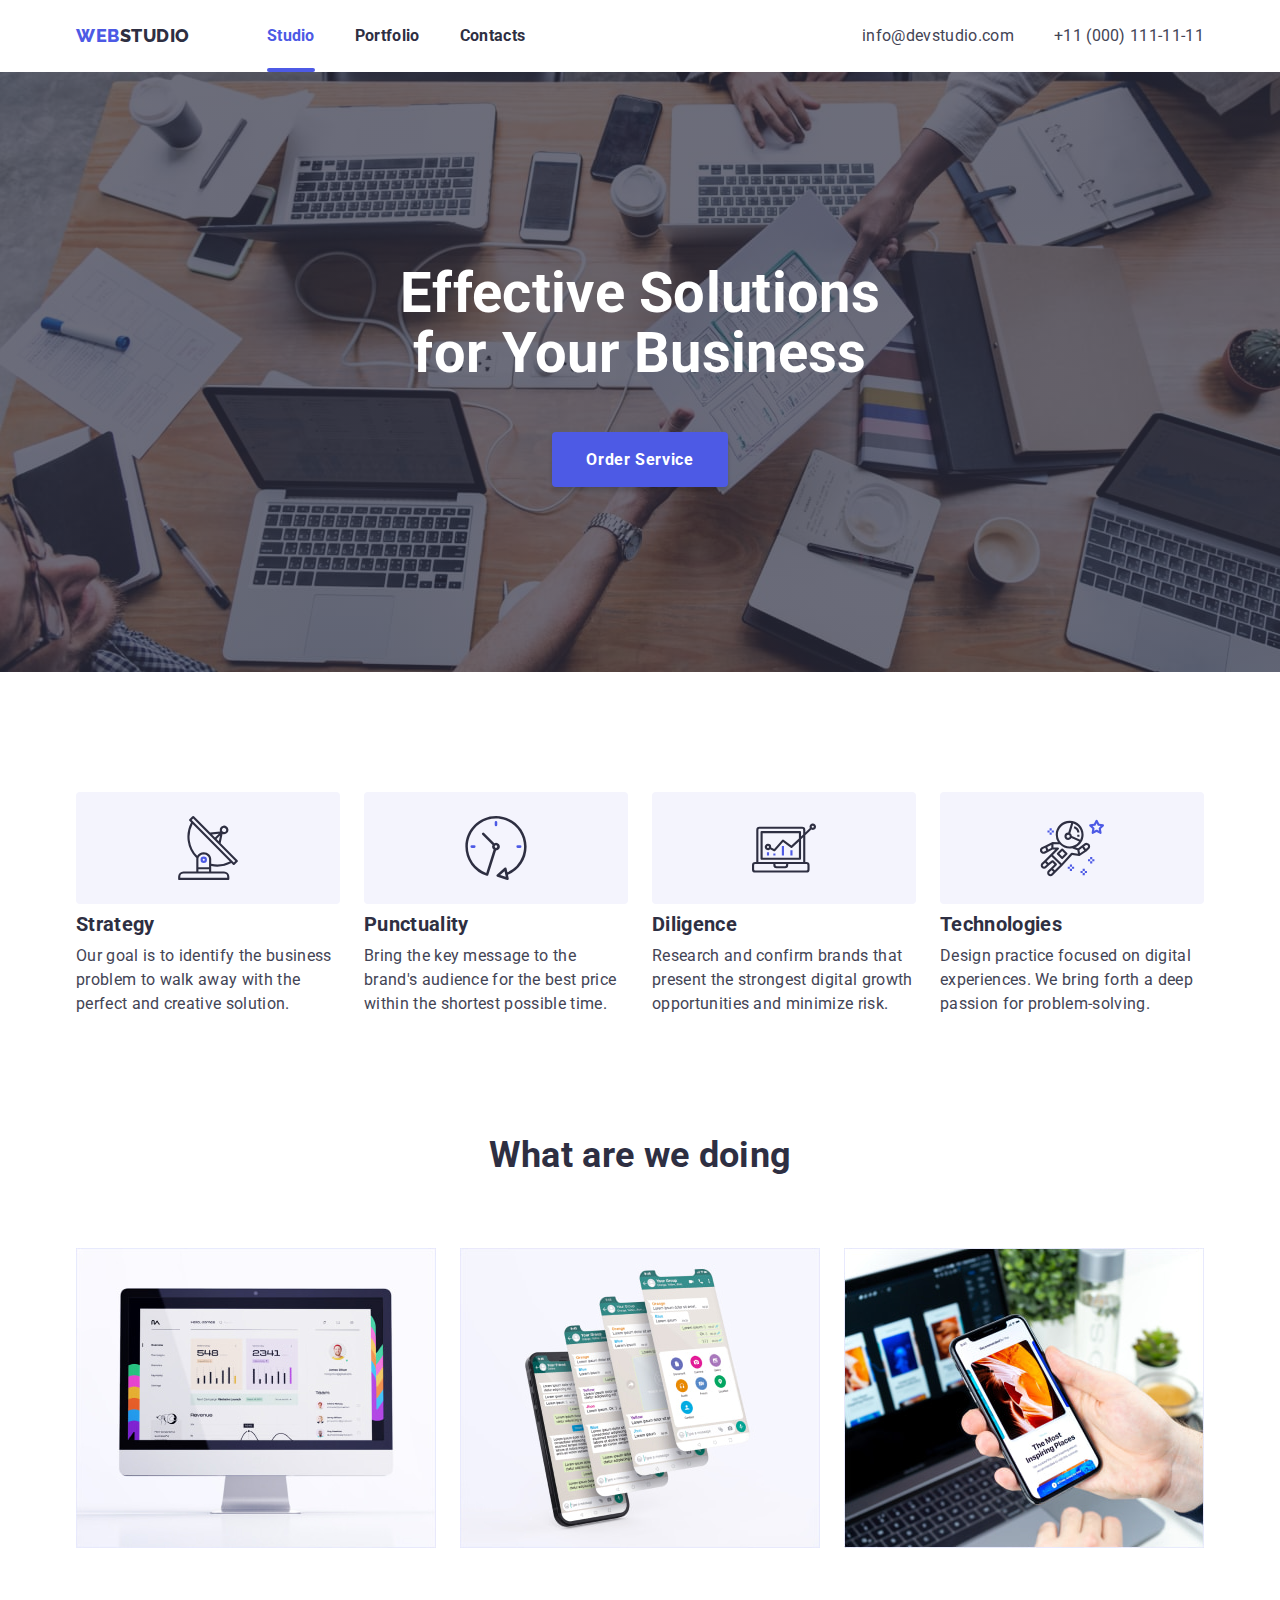
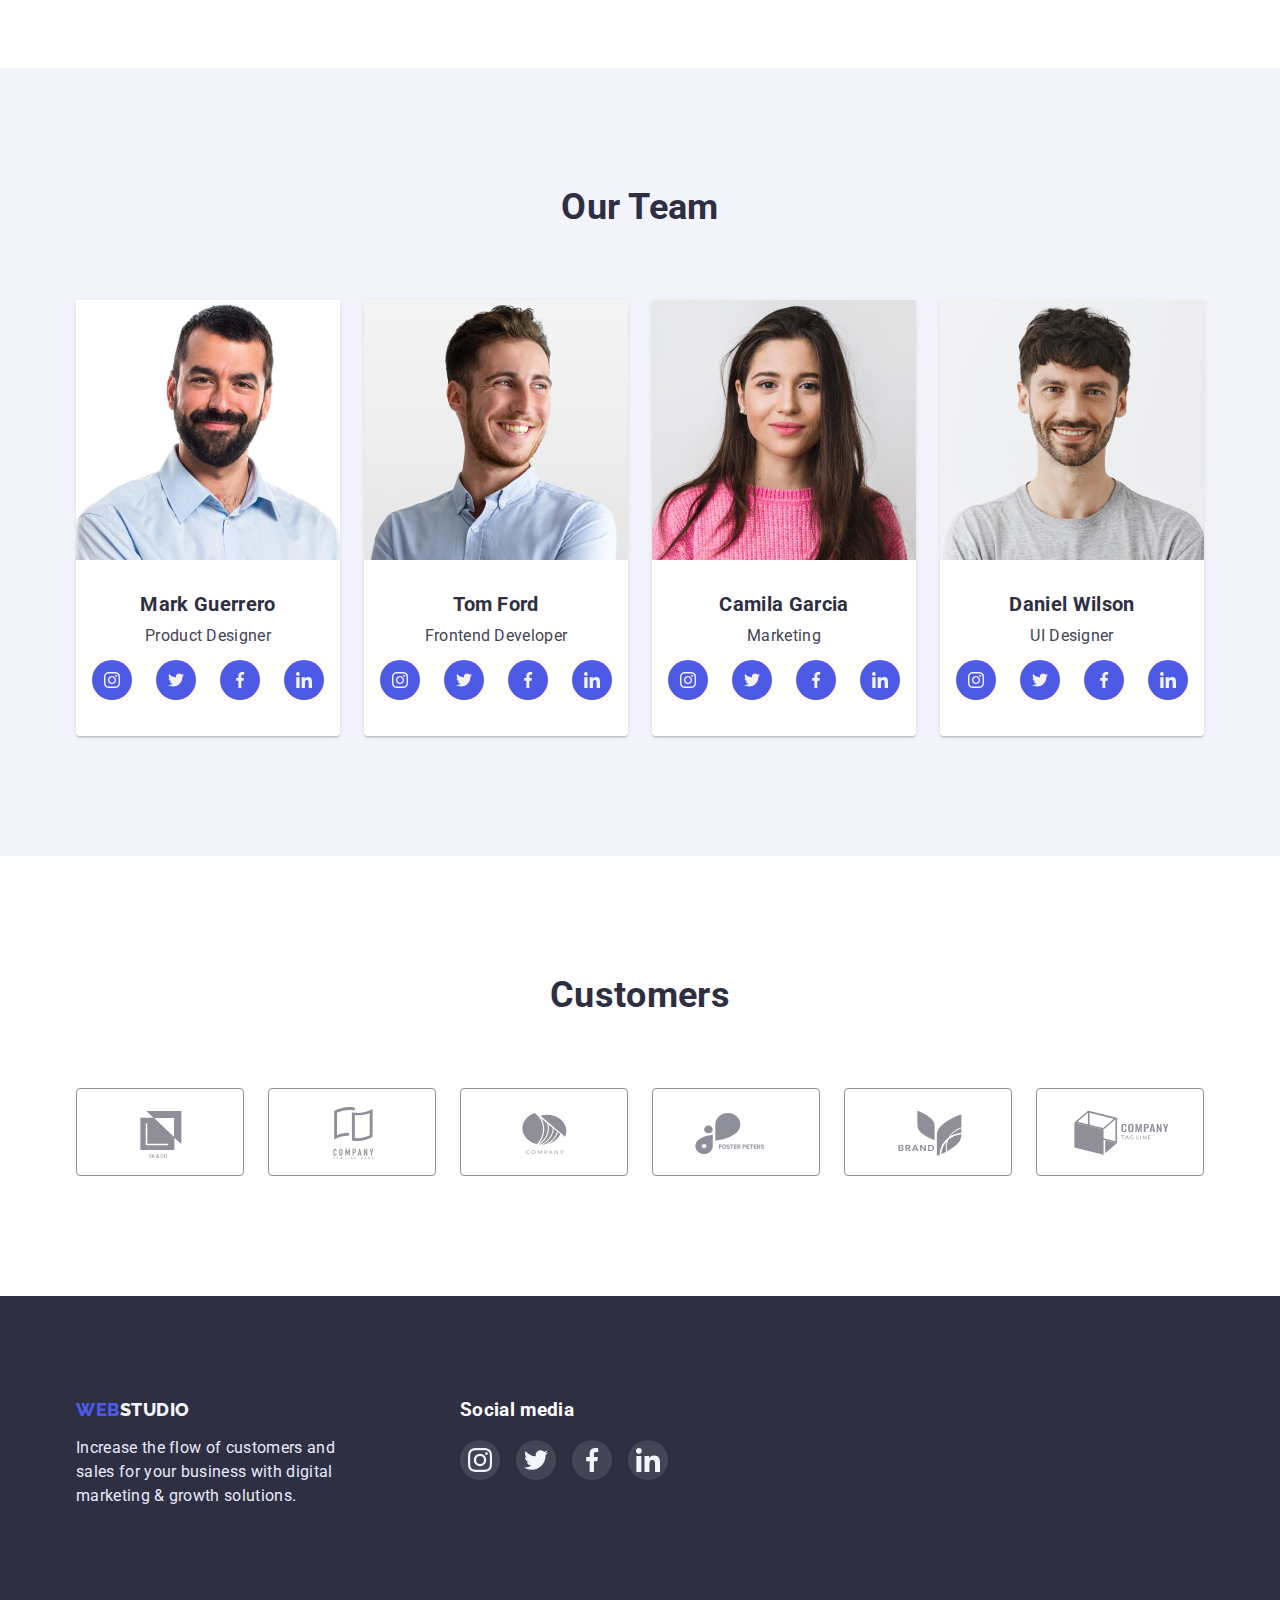
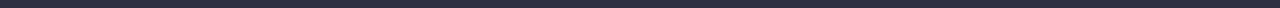
<file: index.html>
<!DOCTYPE html>
<html lang="en">
<head>
    <meta charset="UTF-8">
    <meta http-equiv="X-UA-Compatible" content="IE=edge">
    <meta name="viewport" content="width=device-width, initial-scale=1.0">
    <title>Document</title>
    <link rel="preconnect" href="https://fonts.googleapis.com">
    <link rel="preconnect" href="https://fonts.gstatic.com" crossorigin>
    <link href="https://fonts.googleapis.com/css2?family=Raleway:wght@800&family=Roboto:wght@400;700&display=swap"
        rel="stylesheet">
    <link rel="stylesheet" href="https://cdnjs.cloudflare.com/ajax/libs/modern-normalize/1.1.0/modern-normalize.min.css">
    <link rel="stylesheet" href="./css/styles.css">
</head>
<body>
    <header class="page-header">
        <div class="container main-nav">
            <a href="./index.html" class="logo link"><span class="accent">WEB</span>STUDIO</a>
            <nav>
                <ul class="site-nav list">
                    <li class="item"><a href="" class="link current">Studio</a></li>
                    <li class="item"><a href="./portfolio.html" class="link">Portfolio</a></li>
                    <li class="item"><a href="" class="link">Contacts</a></li>
                </ul>
            </nav>
            <ul class="contacts list">
                <li class="item"><a href="mailto:info@devstudio.com" class="link">info@devstudio.com</a></li>
                <li class="item"><a href="tel:+110001111111" class="link">+11 (000) 111-11-11</a></li>
            </ul>
        </div>
    </header>

    <main>
        <section class="hero overlay">
            <h1 class="hero-title">Effective Solutions for Your Business</h1>
            <button type="button" class="button" data-modal-open>Order Service</button>
        </section>
        <section class="section no-padding-bottom">
            <div class="container">
                <h2 class="section-title visually-hidden">Advantages</h2>
                <ul class="advantages-list list">
                    <li class="advantages-element">
                        <div class="advantages-background">
                            <svg class="advantages-icon">
                                <use href="./images/icons.svg#icon-antena"></use>
                            </svg>
                        </div>
                        <h3 class="title">Strategy</h3>
                        <p>Our goal is to identify the business problem to walk away with the perfect and creative solution.</p>
                    </li>
                    <li class="advantages-element">
                        <div class="advantages-background">
                            <svg class="advantages-icon">
                                <use href="./images/icons.svg#icon-clock"></use>
                            </svg>
                        </div>
                        <h3 class="title">Punctuality</h3>
                        <p>Bring the key message to the brand's audience for the best price within the shortest possible time.</p>
                    </li>
                    <li class="advantages-element">
                        <div class="advantages-background">
                            <svg class="advantages-icon">
                                <use href="./images/icons.svg#icon-diagrama"></use>
                            </svg>
                        </div>
                        <h3 class="title">Diligence</h3>
                        <p>Research and confirm brands that present the strongest digital growth opportunities and minimize risk.</p>
                    </li>
                    <li class="advantages-element">
                        <div class="advantages-background">
                            <svg class="advantages-icon">
                                <use href="./images/icons.svg#icon-astronaut"></use>
                            </svg>
                        </div>
                        <h3 class="title">Technologies</h3>
                        <p>Design practice focused on digital experiences. We bring forth a deep passion for problem-solving.</p>
                    </li>
                </ul>
            </div>      
        </section>
        <section class="section">
            <div class="container">
                <h2 class="section-title">What are we doing</h2>
                <ul class="work-list list">
                    <li class="work-element"><img src="./images/computer.jpg" alt="computer monitor" width="360"></li>
                    <li class="work-element"><img src="./images/phones.jpg" alt="mobile phone and many screens" width="360"></li>
                    <li class="work-element"><img src="./images/phone.jpg" alt="mobile phone in hand on laptop background" width="360"></li>
                </ul>
            </div>
        </section>
        <section class="section team">
            <div class="container">
                <h2 class="section-title">Our Team</h2>
                <ul class="member-list list">
                    <li class="member-element">
                        <img src="./images/mark.jpg" alt="Mark Guerrero's photo" width="264">
                        <div class="member-description">
                            <h3 class="title">Mark Guerrero</h3>
                            <p>Product Designer</p>
                            <ul class="social-network-list list">
                                <li class="social-network">
                                    <a href="" class="social-network-item">
                                        <svg class="social-network-icon">
                                            <use href="./images/icons.svg#icon-instagram"></use>
                                        </svg>
                                    </a>
                                </li>
                                <li class="social-network">
                                    <a href="" class="social-network-item">
                                        <svg class="social-network-icon">
                                            <use href="./images/icons.svg#icon-twitter"></use>
                                        </svg>
                                    </a>
                                </li>
                                <li class="social-network">
                                    <a href="" class="social-network-item">
                                        <svg class="social-network-icon">
                                            <use href="./images/icons.svg#icon-facebook"></use>
                                        </svg>
                                    </a>
                                </li>
                                <li class="social-network">
                                    <a href="" class="social-network-item">
                                        <svg class="social-network-icon">
                                            <use href="./images/icons.svg#icon-linkedin"></use>
                                        </svg>
                                    </a>
                                </li>
                            </ul>
                        </div>   
                    </li>
                    <li class="member-element">
                        <img src="./images/tom.jpg" alt="Tom Ford's photo" width="264">
                        <div class="member-description">
                            <h3 class="title">Tom Ford</h3>
                            <p>Frontend Developer</p>
                            <ul class="social-network-list list">
                                <li class="social-network">
                                    <a href="" class="social-network-item">
                                        <svg class="social-network-icon">
                                            <use href="./images/icons.svg#icon-instagram"></use>
                                        </svg>
                                    </a>
                                </li>
                                <li class="social-network">
                                    <a href="" class="social-network-item">
                                        <svg class="social-network-icon">
                                            <use href="./images/icons.svg#icon-twitter"></use>
                                        </svg>
                                    </a>
                                </li>
                                <li class="social-network">
                                    <a href="" class="social-network-item">
                                        <svg class="social-network-icon">
                                            <use href="./images/icons.svg#icon-facebook"></use>
                                        </svg>
                                    </a>
                                </li>
                                <li class="social-network">
                                    <a href="" class="social-network-item">
                                        <svg class="social-network-icon">
                                            <use href="./images/icons.svg#icon-linkedin"></use>
                                        </svg>
                                    </a>
                                </li>
                            </ul>
                        </div>              
                    </li>
                    <li class="member-element">
                        <img src="./images/camila.jpg" alt="Camila Garcia's photo" width="264">
                        <div class="member-description">
                            <h3 class="title">Camila Garcia</h3>
                            <p>Marketing</p>
                            <ul class="social-network-list list">
                                <li class="social-network">
                                    <a href="" class="social-network-item">
                                        <svg class="social-network-icon">
                                            <use href="./images/icons.svg#icon-instagram"></use>
                                        </svg>
                                    </a>
                                </li>
                                <li class="social-network">
                                    <a href="" class="social-network-item">
                                        <svg class="social-network-icon">
                                            <use href="./images/icons.svg#icon-twitter"></use>
                                        </svg>
                                    </a>
                                </li>
                                <li class="social-network">
                                    <a href="" class="social-network-item">
                                        <svg class="social-network-icon">
                                            <use href="./images/icons.svg#icon-facebook"></use>
                                        </svg>
                                    </a>
                                </li>
                                <li class="social-network">
                                    <a href="" class="social-network-item">
                                        <svg class="social-network-icon">
                                            <use href="./images/icons.svg#icon-linkedin"></use>
                                        </svg>
                                    </a>
                                </li>
                            </ul>
                        </div>          
                    </li>
                    <li class="member-element">
                        <img src="./images/daniel.jpg" alt="Daniel Wilson's photo" width="264">
                        <div class="member-description">
                            <h3 class="title">Daniel Wilson</h3>
                            <p>UI Designer</p>
                            <ul class="social-network-list list">
                                <li class="social-network">
                                    <a href="" class="social-network-item">
                                        <svg class="social-network-icon">
                                            <use href="./images/icons.svg#icon-instagram"></use>
                                        </svg>
                                    </a>
                                </li>
                                <li class="social-network">
                                    <a href="" class="social-network-item">
                                        <svg class="social-network-icon">
                                            <use href="./images/icons.svg#icon-twitter"></use>
                                        </svg>
                                    </a>
                                </li>
                                <li class="social-network">
                                    <a href="" class="social-network-item">
                                        <svg class="social-network-icon">
                                            <use href="./images/icons.svg#icon-facebook"></use>
                                        </svg>
                                    </a>
                                </li>
                                <li class="social-network">
                                    <a href="" class="social-network-item">
                                        <svg class="social-network-icon">
                                            <use href="./images/icons.svg#icon-linkedin"></use>
                                        </svg>
                                    </a>
                                </li>
                            </ul>
                        </div>
                    </li>
                </ul>
            </div> 
        </section>
        <section class="section"> 
            <div class="container">
                <h2 class="section-title">Customers</h2>
                <ul class="customers-list list">
                    <li class="customer-item">
                        <a href="" class="customer-logo" >
                            <svg class="customer-icon">
                                <use href="./images/icons.svg#icon-client1"></use>
                            </svg>
                        </a>
                    </li>
                    <li class="customer-item">
                        <a href="" class="customer-logo">
                            <svg class="customer-icon">
                                <use href="./images/icons.svg#icon-client2"></use>
                            </svg>
                        </a>
                    </li>
                    <li class="customer-item">
                        <a href="" class="customer-logo">
                            <svg class="customer-icon">
                                <use href="./images/icons.svg#icon-client3"></use>
                            </svg>
                        </a>
                    </li>
                    <li class="customer-item">
                        <a href="" class="customer-logo">
                            <svg class="customer-icon">
                                <use href="./images/icons.svg#icon-client4"></use>
                            </svg>
                        </a>
                    </li>
                    <li class="customer-item">
                        <a href="" class="customer-logo">
                            <svg class="customer-icon">
                                <use href="./images/icons.svg#icon-client5"></use>
                            </svg>
                        </a>
                    </li>
                    <li class="customer-item">
                        <a href="" class="customer-logo">
                            <svg class="customer-icon">
                                <use href="./images/icons.svg#icon-client6"></use>
                            </svg>
                        </a>
                    </li>
                </ul>

            </div>
        </section>
    </main>

    <footer class="footer">
        <div class="container">
            <div class="footer-description">
                <a href="./index.html" class="logo-footer link"><span class="accent">WEB</span>STUDIO</a>
                <p class="text">Increase the flow of customers and sales for your business with digital marketing & growth solutions.
                </p>
            </div>
            <div class="social-media">
                <h3 class="title">Social media</h3>
                <ul class="social-media-list list">
                    <li class="social-media-item">
                        <a href="" class="social-media-link">
                            <svg class="social-media-icon">
                                <use href="./images/icons.svg#icon-instagram"></use>
                            </svg>
                        </a>
                    </li>
                    <li class="social-media-item">
                        <a href="" class="social-media-link">
                            <svg class="social-media-icon">
                                <use href="./images/icons.svg#icon-twitter"></use>
                            </svg>
                        </a>
                    </li>
                    <li class="social-media-item">
                        <a href="" class="social-media-link">
                            <svg class="social-media-icon">
                                <use href="./images/icons.svg#icon-facebook"></use>
                            </svg>
                        </a>
                    </li>
                    <li class="social-media-item">
                        <a href="" class="social-media-link">
                            <svg class="social-media-icon">
                                <use href="./images/icons.svg#icon-linkedin"></use>
                            </svg>
                        </a>
                    </li>
                </ul>
            </div>
        </div>  
    </footer>

    <div class="backdrop is-hidden" data-modal>
        <div class="modal">
            <button class="close-button" data-modal-close>
                <svg class="close-icon">
                    <use href="./images/icons.svg#icon-close"></use>
                </svg>
            </button>
        </div>
    </div>

    <script src="./js/modal.js"></script>
</body>
</html>
</file>
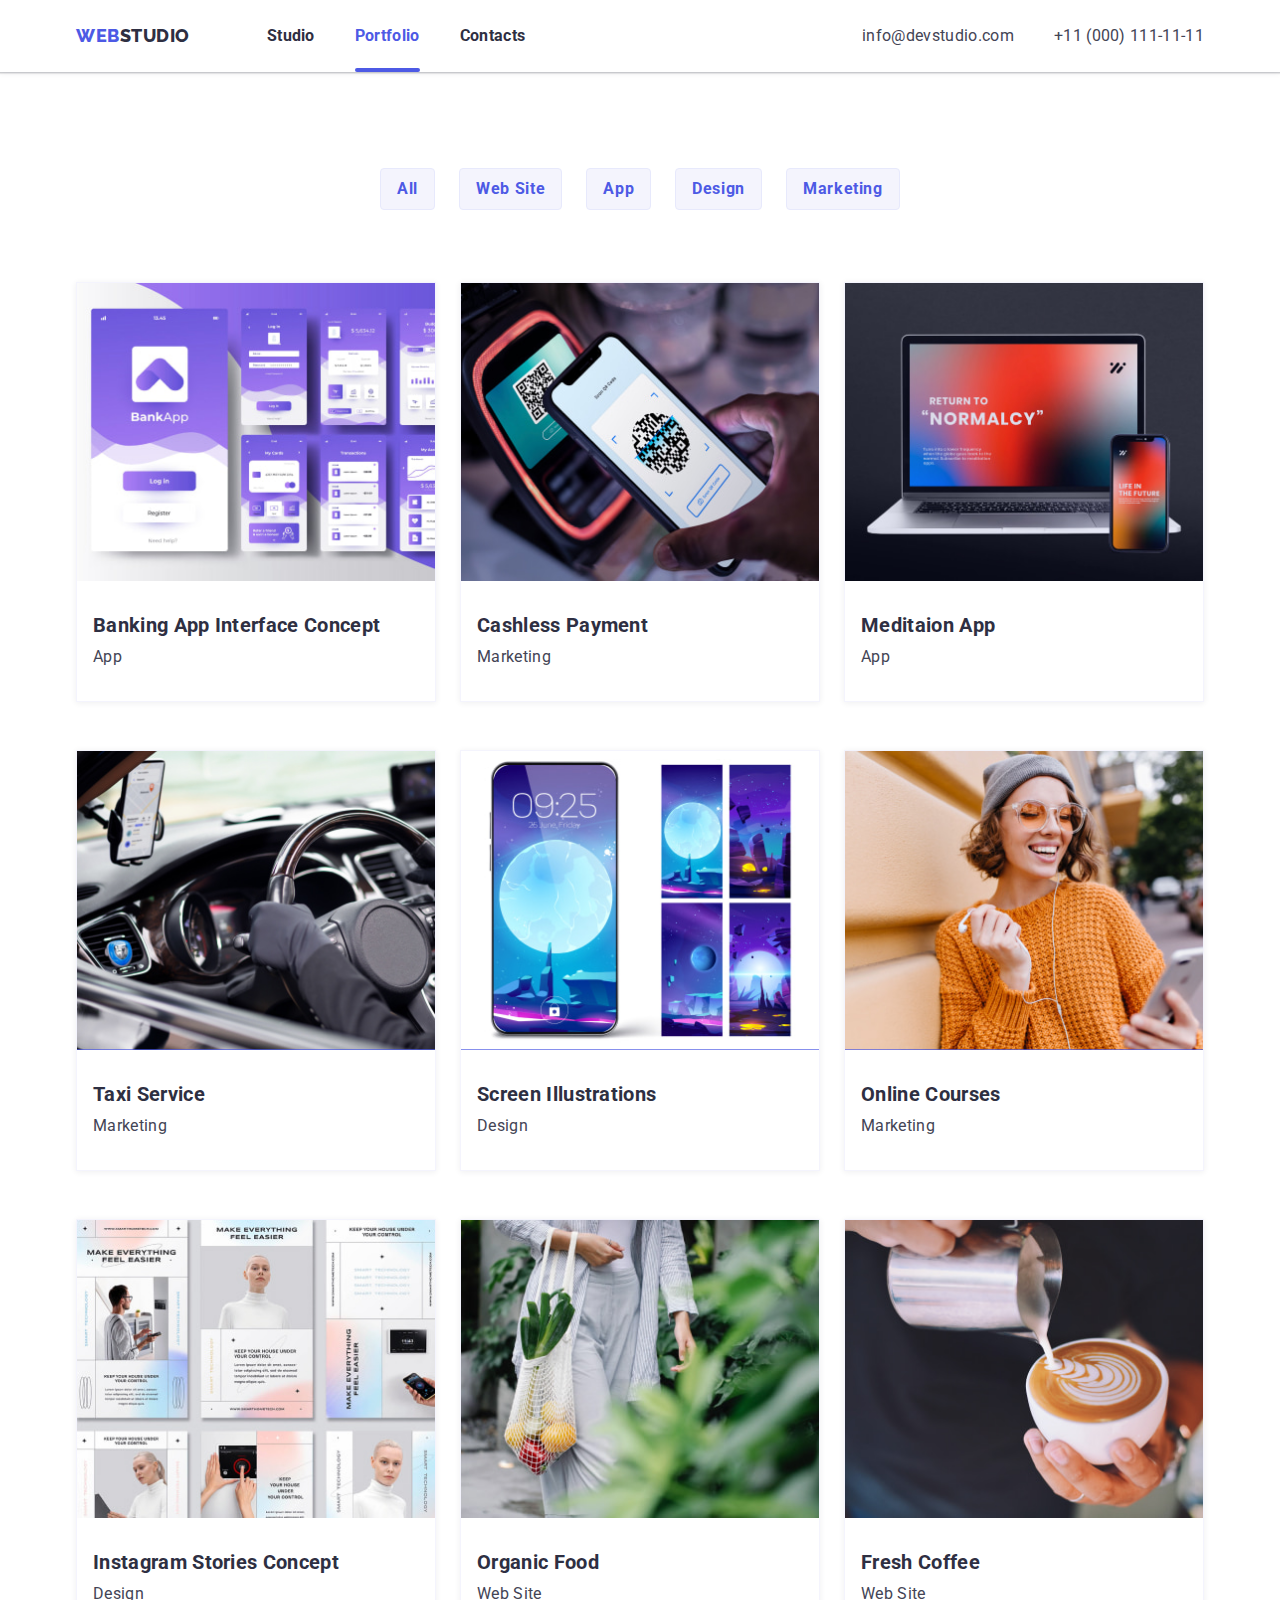
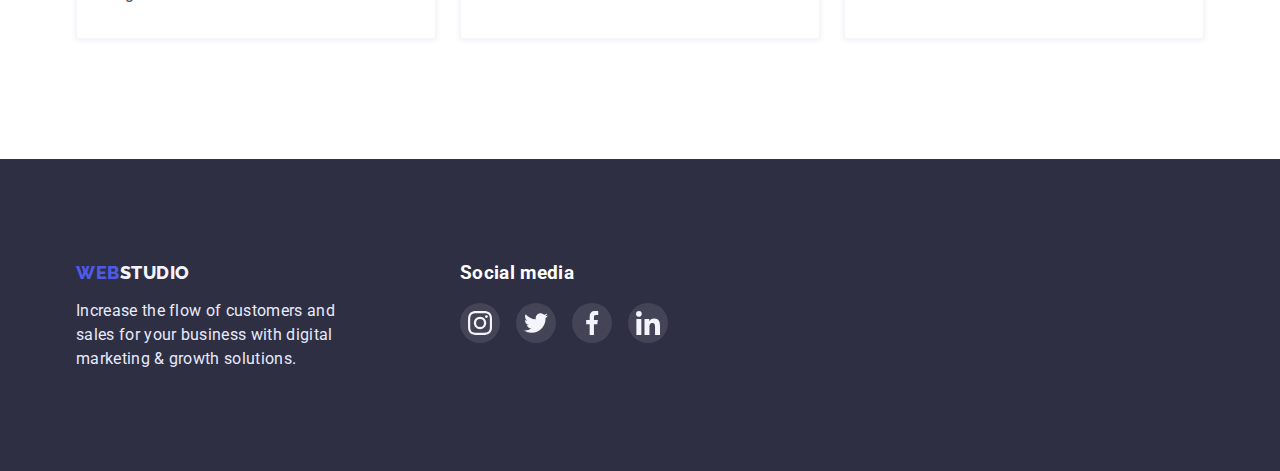
<file: portfolio.html>
<!DOCTYPE html>
<html lang="en">
<head>
    <meta charset="UTF-8">
    <meta http-equiv="X-UA-Compatible" content="IE=edge">
    <meta name="viewport" content="width=device-width, initial-scale=1.0">
    <title>Document</title>
    <link rel="preconnect" href="https://fonts.googleapis.com">
    <link rel="preconnect" href="https://fonts.gstatic.com" crossorigin>
    <link href="https://fonts.googleapis.com/css2?family=Raleway:wght@800&family=Roboto:wght@400;700&display=swap"
        rel="stylesheet">
    <link rel="stylesheet" href="https://cdnjs.cloudflare.com/ajax/libs/modern-normalize/1.1.0/modern-normalize.min.css">
    <link rel="stylesheet" href="./css/styles.css">
</head>
<body>
    <header class="page-header">
        <div class="container main-nav">
            <a href="./index.html" class="logo link"><span class="accent">WEB</span>STUDIO</a>
            <nav>
                <ul class="site-nav list">
                    <li class="item"><a href="./index.html" class="link">Studio</a></li>
                    <li class="item"><a href="" class="link current">Portfolio</a></li>
                    <li class="item"><a href="" class="link">Contacts</a></li>
                </ul>
            </nav>
            <ul class="contacts list">
                <li class="item"><a href="mailto:info@devstudio.com" class="link">info@devstudio.com</a></li>
                <li class="item"><a href="tel:+110001111111" class="link">+11 (000) 111-11-11</a></li>
            </ul>
        </div>
    </header>
    <main>
        <section class="section projects">
            <div class="container">
                <h1 class="section-title visually-hidden">Our projects</h1>
                <ul class="filter list">
                    <li class="item"><button type="button" class="button">All</button></li>
                    <li class="item"><button type="button" class="button">Web Site</button></li>
                    <li class="item"><button type="button" class="button">App</button></li>
                    <li class="item"><button type="button" class="button">Design</button></li>
                    <li class="item"><button type="button" class="button">Marketing</button></li>
                </ul>
                <ul class="projects-list list">
                    <li class="project-card">
                        <a href="" class="project-link link">
                            <div class="project-thumb">
                                <img src="./images/project1.jpg" alt="different interface screens of the banking app" width="360">
                                <div class="project-overlay">
                                    <p>
                                        14 Stylish and User-Friendly App Design Concepts · Task Manager App · Calorie Tracker App · Exotic Fruit
                                        Ecommerce App ·
                                        Cloud Storage App
                                    </p>
                                </div>
                            </div>
                            <div class="card-description">
                                <h2 class="title">Banking App Interface Concept</h2>
                                <p>App</p>
                            </div>
                        </a>
                    </li>
                    <li class="project-card">
                        <a href="" class="project-link link">
                            <div class="div project-thumb">
                                <img src="./images/project2.jpg" alt="the mobile phone scans the QR code from the terminal" width="360">
                                <div class="project-overlay">
                                    <p>
                                        14 Stylish and User-Friendly App Design Concepts · Task Manager App · Calorie Tracker App · Exotic Fruit
                                        Ecommerce App ·
                                        Cloud Storage App
                                    </p>
                                </div>
                            </div>                         
                            <div class="card-description">
                                <h2 class="title">Cashless Payment</h2>
                                <p>Marketing</p>
                            </div>        
                        </a>
                    </li>
                    <li class="project-card">
                        <a href="" class="project-link link">
                            <div class="div project-thumb">
                                <img src="./images/project3.jpg" alt="a mobile phone and a laptop" width="360">
                                <div class="project-overlay">
                                    <p>
                                        14 Stylish and User-Friendly App Design Concepts · Task Manager App · Calorie Tracker App · Exotic Fruit
                                        Ecommerce App ·
                                        Cloud Storage App
                                    </p>
                                </div>
                            </div>                            
                            <div class="card-description">
                                <h2 class="title">Meditaion App</h2>
                                <p>App</p>
                            </div>
                        </a>
                    </li>
                    <li class="project-card">
                        <a href="" class="project-link link">
                            <div class="project-thumb">
                                <img src="./images/project4.jpg" alt="the driver holds the handlebar of the car" width="360">
                                <div class="project-overlay">
                                    <p>
                                        14 Stylish and User-Friendly App Design Concepts · Task Manager App · Calorie Tracker App · Exotic Fruit
                                        Ecommerce App ·
                                        Cloud Storage App
                                    </p>
                                </div>
                            </div>                                          
                            <div class="card-description">
                                <h2 class="title">Taxi Service</h2>
                                <p>Marketing</p>
                            </div> 
                        </a>
                    </li>
                    <li class="project-card">
                        <a href="" class="project-link link">
                            <div class="project-thumb">
                                <img src="./images/project5.jpg" alt="a mobile phone and four screen illustrations" width="360">
                                <div class="project-overlay">
                                    <p>
                                        14 Stylish and User-Friendly App Design Concepts · Task Manager App · Calorie Tracker App · Exotic Fruit
                                        Ecommerce App ·
                                        Cloud Storage App
                                    </p>
                                </div>
                            </div>                          
                            <div class="card-description">
                                <h2 class="title">Screen Illustrations</h2>
                                <p>Design</p>
                            </div>         
                        </a>
                    </li>
                    <li class="project-card">
                        <a href="" class="project-link link">
                            <div class="project-thumb">
                                <img src="./images/project6.jpg" alt="a girl in headphones listens to music from mobile phone " width="360">
                                <div class="project-overlay">
                                    <p>
                                        14 Stylish and User-Friendly App Design Concepts · Task Manager App · Calorie Tracker App · Exotic Fruit
                                        Ecommerce App ·
                                        Cloud Storage App
                                    </p>
                                </div>
                            </div>                           
                            <div class="card-description">
                                <h2 class="title">Online Courses</h2>
                                <p>Marketing</p>
                            </div>                          
                        </a>
                    </li>
                    <li class="project-card">
                        <a href="" class="project-link link">
                            <div class="project-thumb">
                                <img src="./images/project7.jpg" alt="different screens for Instagram stories" width="360">
                                <div class="project-overlay">
                                    <p>
                                        14 Stylish and User-Friendly App Design Concepts · Task Manager App · Calorie Tracker App · Exotic Fruit
                                        Ecommerce App ·
                                        Cloud Storage App
                                    </p>
                                </div>
                            </div>                            
                            <div class="card-description">
                                <h2 class="title">Instagram Stories Concept</h2>
                                <p>Design</p>
                            </div>
                        </a>
                    </li>
                    <li class="project-card">
                        <a href="" class="project-link link">
                            <div class="project-thumb">
                                <img src="./images/project8.jpg" alt="the girl is holding a bag with vegetables" width="360">
                                <div class="project-overlay">
                                    <p>
                                        14 Stylish and User-Friendly App Design Concepts · Task Manager App · Calorie Tracker App · Exotic Fruit
                                        Ecommerce App ·
                                        Cloud Storage App
                                    </p>
                                </div>
                            </div>                           
                            <div class="card-description">
                                <h2 class="title">Organic Food</h2>
                                <p>Web Site</p>
                            </div>
                        </a>
                    </li>
                    <li class="project-card">
                        <a href="" class="project-link link">
                            <div class="project-thumb">
                                <img src="./images/project9.jpg" alt="a man makes a drawing from foam on coffee" width="360">
                                <div class="project-overlay">
                                    <p>
                                        14 Stylish and User-Friendly App Design Concepts · Task Manager App · Calorie Tracker App · Exotic Fruit
                                        Ecommerce App ·
                                        Cloud Storage App
                                    </p>
                                </div>
                            </div>                           
                            <div class="card-description">
                                <h2 class="title">Fresh Coffee</h2>
                                <p>Web Site</p>
                            </div>  
                        </a>
                    </li>
                </ul>
            </div>
            
        </section>
    </main>
    <footer class="footer">
        <div class="container">
            <div class="footer-description">
                <a href="./index.html" class="logo-footer link"><span class="accent">WEB</span>STUDIO</a>
                <p class="text">Increase the flow of customers and sales for your business with digital marketing & growth
                    solutions.
                </p>
            </div>
            <div class="social-media">
                <h3 class="title">Social media</h3>
                <ul class="social-media-list list">
                    <li class="social-media-item">
                        <a href="" class="social-media-link">
                            <svg class="social-media-icon">
                                <use href="./images/icons.svg#icon-instagram"></use>
                            </svg>
                        </a>
                    </li>
                    <li class="social-media-item">
                        <a href="" class="social-media-link">
                            <svg class="social-media-icon">
                                <use href="./images/icons.svg#icon-twitter"></use>
                            </svg>
                        </a>
                    </li>
                    <li class="social-media-item">
                        <a href="" class="social-media-link">
                            <svg class="social-media-icon">
                                <use href="./images/icons.svg#icon-facebook"></use>
                            </svg>
                        </a>
                    </li>
                    <li class="social-media-item">
                        <a href="" class="social-media-link">
                            <svg class="social-media-icon">
                                <use href="./images/icons.svg#icon-linkedin"></use>
                            </svg>
                        </a>
                    </li>
                </ul>
            </div>
        </div>
    </footer>
</body>
</html>
</file>
<file: css/styles.css>
/* Основний колір тексту #434455 */
/* Додатковий колір тексту #2E2F42 */
/* Колір акценту #4D5AE5 */
/* Білий #FFFFFF */
/* Світло-сірий #F4F4FD */
/* Cірий #E7E9FC */
/* Зелений #31D0AA */
/* Колір іконок #8E8F99 */
/* Активний колір кнопки #404BBF */

html {
    box-sizing: border-box;
}

*,
*::before,
*::after {
    box-sizing: inherit;
}

:root {
--primary-text-colour: #434455;
--title-text-colour: #2E2F42;
--accent-color: #4D5AE5;
--white-color: #FFFFFF;
--light-grey-color: #F4F4FD;
--grey-color: #E7E9FC;
--green-color: #31D0AA;
--icons-color: #8E8F99;
--active-button-color: #404BBF;
--modal-color: #FCFCFC;
}

body {
    background-color: #FFFFFF;
    color: var(--primary-text-colour);
    font-family: 'Roboto', sans-serif;
    font-weight: 400;
    font-size: 16px;
    line-height: 1.5;
    letter-spacing: 0.02em;
}

img {
    display: block;
    max-width: 100%;
    height: auto;
    margin-bottom: 0;
}

.container {
    margin-left: auto;
    margin-right: auto;
    padding-left: 12px;
    padding-right: 12px;
    width: 1152px;
}

.link {
    text-decoration: none;
}

.list {
    padding: 0;
    margin: 0;
    list-style: none;
}

h1, h2, h3, p {
    margin: 0;
}

ul {
    margin: 0;
    padding: 0;
}

/* Header */

.page-header {
    box-shadow: 0px 2px 1px rgba(46, 47, 66, 0.08), 0px 1px 1px rgba(46, 47, 66, 0.16), 0px 1px 6px rgba(46, 47, 66, 0.08);
}

.main-nav {
    display: flex;
    align-items: center;
}

/* Logo */

.logo {
    color: var(--title-text-colour);
    font-family: 'Raleway', sans-serif;
    font-weight: 800;
    font-size: 18px;
    line-height: 1.33;
    letter-spacing: 0.03em;
}

.accent {
    color: var(--accent-color);
}

/* Navigation */

.site-nav {
    display: flex;
    margin-left: 77px;
}

.site-nav .item + .item,
.contacts .item + .item {
    margin-left: 40px;
}

.site-nav .link {
    display: block;
    position: relative;
    padding-top: 24px;
    padding-bottom: 24px;
    color: var(--title-text-colour);
    font-weight: 700;
    font-size: 16px;
    line-height: 1.5;
    transition: color 250ms cubic-bezier(0.4, 0, 0.2, 1);
}

.site-nav .link:hover,
.site-nav .link:focus {
    color: var(--primary-text-colour);
}

.site-nav .link:active,
.site-nav .link.current {
    color: var(--accent-color);
}

.link.current::after {
    content: '';
    position: absolute;
    left: 0;
    bottom: 0;

    display: block;
    height: 4px;
    width: 100%;
    background-color: var(--accent-color);
    border-radius: 2px;
}

/* Contacts */

.contacts {
    display: flex;
    margin-left: auto;
}

.contacts .link {
    color: var(--primary-text-colour);
    font-weight: 400;
    font-size: 16px;
    line-height: 1.5;
    transition: color 250ms cubic-bezier(0.4, 0, 0.2, 1);
}

.contacts .link:hover,
.contacts .link:focus {
    color: var(--accent-color);
}

/* Hero */

.hero {
    padding-top: 192px;
    padding-bottom: 192px;
    text-align: center;
}

.overlay {
    max-width: 1440px;
    height: 600px;
    margin-left: auto;
    margin-right: auto;
    background-color: var(--title-text-colour);
    background-image: linear-gradient(
        rgba(46, 47, 66, 0.7), rgba(46, 47, 66, 0.7)
        ),
    url(../images/bg-image.jpg);
    background-repeat: no-repeat;
}

.hero-title {
    margin: 0 auto 48px;
    width: 492px;
    color: var(--white-color);
    font-weight: 700;
    font-size: 56px;
    line-height: 1.07;
}

.button {
    display: inline-block;
    border-radius: 4px;
    padding: 8px 16px;
    cursor: pointer;
    letter-spacing: 0.04em;
    font-family: inherit;
}

.hero .button {
    display: inline-block;
    padding: 16px 32px;
    background-color: var(--accent-color);
    color: var(--white-color);
    font-weight: 700;
    font-size: 16px;
    line-height: 1.19;
    align-items: center;
    border-color: transparent;
    box-shadow: 0px 4px 4px rgba(0, 0, 0, 0.15);
    transition: box-shadow 250ms cubic-bezier(0.4, 0, 0.2, 1);
}

.hero .button:hover,
.hero .button:focus {
    box-shadow: 0px 1px 6px rgba(46, 47, 66, 0.08), 0px 1px 1px rgba(46, 47, 66, 0.16), 0px 2px 1px rgba(46, 47, 66, 0.08);
}

.hero .button:active {
    background-color: var(--active-button-color);
}

/* Section */

.section {
    padding-top: 120px;
    padding-bottom: 120px;
}

.section.no-padding-bottom {
    padding-bottom: 0;
}

.section.projects {
    padding-top: 96px;
}
.section-title {
    margin-bottom: 72px;
    color: var(--title-text-colour);
    font-weight: 700;
    font-size: 36px;
    line-height: 1.11;
    text-align: center;
}

.visually-hidden {
    position: absolute;
    width: 1px;
    height: 1px;
    margin: -1px;
    padding: 0;
    overflow: hidden;
    border: 0;
    clip: rect(0 0 0 0);
}

/* Advantages */

.advantages-background {
    display: flex;
    align-items: center;
    justify-content: center;
    width: 264px;
    height: 112px;

    background-color: var(--light-grey-color);
    border-radius: 4px;
    margin-bottom: 8px;
}

.advantages-icon {
    width: 64px;
    height: 64px;
}

.advantages-list .title,
.member-list .title,
.projects-list .title {
    margin-bottom: 8px;
    color: var(--title-text-colour);
    font-weight: 700;
    font-size: 20px;
    line-height: 1.2;
}

.advantages-list,
.work-list,
.member-list {
    display: flex;
}

.advantages-element {
    width: 264px;
    margin-right: 24px;
}

.advantages-element:nth-child(4n) {
    margin-right: 0;
}

/* Work */

.work-element {
    margin-right: 24px;
}

.work-element:nth-child(3n) {
    margin-right: 0;
}

/* Team */

.team {
    background-color: var(--light-grey-color);
}

.member-element {
    margin-right: 24px;
    text-align: center;
    border-radius: 0px 0px 4px 4px;
    box-shadow: 0px 1px 6px rgba(46, 47, 66, 0.08), 0px 1px 1px rgba(46, 47, 66, 0.16), 0px 2px 1px rgba(46, 47, 66, 0.08);
}

.member-element:nth-child(4n) {
    margin-right: 0;
}

.member-description {
    padding: 32px 16px;
    background-color: var(--white-color);
    border-radius: 0px 0px 4px 4px;
}

.social-network-list {
    display: flex;
    align-items: center;
    justify-content: center;
    padding-top: 4px;
    padding-bottom: 4px;
    margin-top: 8px;
}

.social-network {
    margin-right: 24px;
    width: 40px;
    height: 40px;
}

.social-network:nth-child(4n) {
    margin-right: 0;
}

.social-network-item {
    display: flex;
    align-items: center;
    justify-content: center;
    width: 100%;
    height: 100%;

    background-color: var(--accent-color);
    border-radius: 50%;
    transition: background-color 250ms cubic-bezier(0.4, 0, 0.2, 1);
}

.social-network-item:hover,
.social-network-item:focus {
    background-color: var(--green-color);
}

.social-network-icon {
    width: 16px;
    height: 16px;
}

/* Customers */

.customers-list {
    display: flex;
    align-items: center;
    justify-content: center;
}

.customer-item {
    width: 168px;
    height: 88px;
    margin-right: 24px;
}

.customer-item:nth-child(6n) {
    margin-right: 0;
}

.customer-logo {
    display: flex;
    align-items: center;
    justify-content: center;
    width: 100%;
    height: 100%;

    border: 1px solid var(--icons-color);
    color: var(--icons-color);
    border-radius: 4px;
    transition: color 250ms cubic-bezier(0.4, 0, 0.2, 1), border-color 250ms cubic-bezier(0.4, 0, 0.2, 1);;
}

.customer-logo:hover,
.customer-logo:focus {
    border-color: var(--accent-color);
    color: var(--accent-color);
}

.customer-icon {
    width: 104px;
    height: 56px;
    fill: currentColor;
}

/* Portfolio */

.filter {
    display: flex;
    align-items: center;
    justify-content: center;
    margin-bottom: 72px;
}

.filter .item + .item {
    margin-left: 24px;
}
.filter .button {
    border: 1px solid var(--grey-color);
    background-color: var(--light-grey-color);
    color: var(--accent-color);
    font-weight: 700;
    font-size: 16px;
    line-height: 1.5;
    transition: background-color 250ms cubic-bezier(0.4, 0, 0.2, 1), color 250ms cubic-bezier(0.4, 0, 0.2, 1), border 250ms cubic-bezier(0.4, 0, 0.2, 1), box-shadow 250ms cubic-bezier(0.4, 0, 0.2, 1);
}

.filter .button:hover,
.filter .button:focus {
    background-color: var(--accent-color);
    color: var(--white-color);
    border: 1px solid var(--accent-color);
    box-shadow: 0px 3px 1px rgba(0, 0, 0, 0.1), 0px 2px 1px rgba(0, 0, 0, 0.08), 0px 2px 2px rgba(0, 0, 0, 0.12);
}

/* Projects */

.projects-list {
    display: flex;
    flex-wrap: wrap;
}

.projects-list .link {
    display: block;
    color: var(--primary-text-colour);
}
    
.project-card {
    width: 360px;
    margin-right: 24px;
    margin-bottom: 48px;
    border: 0.5px solid var(--light-grey-color);
    box-shadow: 0px 1px 6px rgba(46, 47, 66, 0.08);
}

.project-card:nth-child(3n) {
    margin-right: 0;
}

.project-card:nth-last-child(-n + 3) {
    margin-bottom: 0;
}

.project-link {
    transition: box-shadow 250ms cubic-bezier(0.4, 0, 0.2, 1);
}

.project-link:hover,
.project-link:focus {
    box-shadow: 0px 1px 6px rgba(46, 47, 66, 0.08), 0px 1px 1px rgba(46, 47, 66, 0.16), 0px 2px 1px rgba(46, 47, 66, 0.08);
}

.project-thumb {
    position: relative;
    overflow: hidden;
}

.project-overlay {
    position: absolute;
    left: 0;
    top: 0;
    width: 100%;
    height: 100%;
    padding: 40px 32px;

    background-color: var(--accent-color);
    transform: translateY(100%);
    transition: transform 250ms cubic-bezier(0.4, 0, 0.2, 1);
}

.project-overlay p{
    color: var(--white-color);
}

.project-link:hover .project-overlay,
.project-link:focus .project-overlay {
    transform: translateY(0);
}
.card-description {
    padding-left: 16px;
    padding-top: 32px;
    padding-bottom: 32px;
}

/* Footer */

.footer {
    padding-top: 100px;
    padding-bottom: 100px;
    background-color: var(--title-text-colour);
}

.footer .container {
    display: flex;
    align-items: baseline;
}

.footer-description {
    width: 264px;
}

.logo-footer {
    display: inline-block;
    margin-bottom: 16px;

    color: var(--light-grey-color);
    font-family: 'Raleway', sans-serif;
    font-weight: 800;
    font-size: 18px;
    line-height: 1.17;
    letter-spacing: 0.03em;
}

.footer-description .text {
    margin-top: 0;
    margin-bottom: 0;
    color: var(--grey-color);
}

.social-media {
    margin-left: 120px;
}

.social-media .title {
    margin-bottom: 16px;

    font-weight: 700;
    color: var(--white-color);
}

.social-media-list {
    display: flex;
}

.social-media-item {
    margin-right: 16px;
}

.social-media-item:nth-child(4n) {
    margin-right: 0;
}

.social-media-link {
    display: flex;
    align-items: center;
    justify-content: center;
    width: 40px;
    height: 40px;

    background-color: rgba(255, 255, 255, 0.1);;
    border-radius: 50%;
    transition: background-color 250ms cubic-bezier(0.4, 0, 0.2, 1);
}

.social-media-link:hover,
.social-media-link:focus {
    background-color: var(--green-color);
}

.social-media-icon {
    width: 24px;
    height: 24px;
}

/* Modal */

.backdrop {
    position: fixed;
    top: 0;
    left: 0;

    width: 100%;
    height: 100%;
    background-color: rgba(46, 47, 66, 0.4);

    opacity: 1;
    transition: opacity 250ms cubic-bezier(0.4, 0, 0.2, 1);
}

.backdrop.is-hidden {
    /* visibility: hidden; */
    opacity: 0;
    pointer-events: none;
}

.backdrop.is-hidden .modal {
    transform: translate(-50%, -50%) scale(0.9);
}

.modal {
    position: absolute;
    top: 50%;
    left: 50%;

    display: flex;
    justify-content: end;
    height: 576px;
    width: 408px;
    padding: 24px;
    
    background-color: var(--modal-color);
    border-radius: 4px;
    box-shadow: 0px 1px 1px rgba(0, 0, 0, 0.14), 0px 1px 3px rgba(0, 0, 0, 0.12), 0px 2px 1px rgba(0, 0, 0, 0.2);
    
    transform: translate(-50%, -50%) scale(1);
    transition: transform 250ms cubic-bezier(0.4, 0, 0.2, 1);
}

.close-button {
    display: flex;
    align-items: center;
    justify-content: center;
    
    width: 24px;
    height: 24px;
    background-color: var(--grey-color);
    border: 1px solid rgba(0, 0, 0, 0.1);
    border-radius: 50%;
    transition: border 250ms cubic-bezier(0.4, 0, 0.2, 1), box-shadow 250ms cubic-bezier(0.4, 0, 0.2, 1);
}

.close-button:hover,
.close-button:focus {
    border: 1px solid var(--grey-color);
    box-shadow: 0px 1px 6px rgba(46, 47, 66, 0.08), 0px 1px 1px rgba(46, 47, 66, 0.16), 0px 2px 1px rgba(46, 47, 66, 0.08);
}

.close-icon {
    width: 8px;
    height: 8px;
}
</file>
